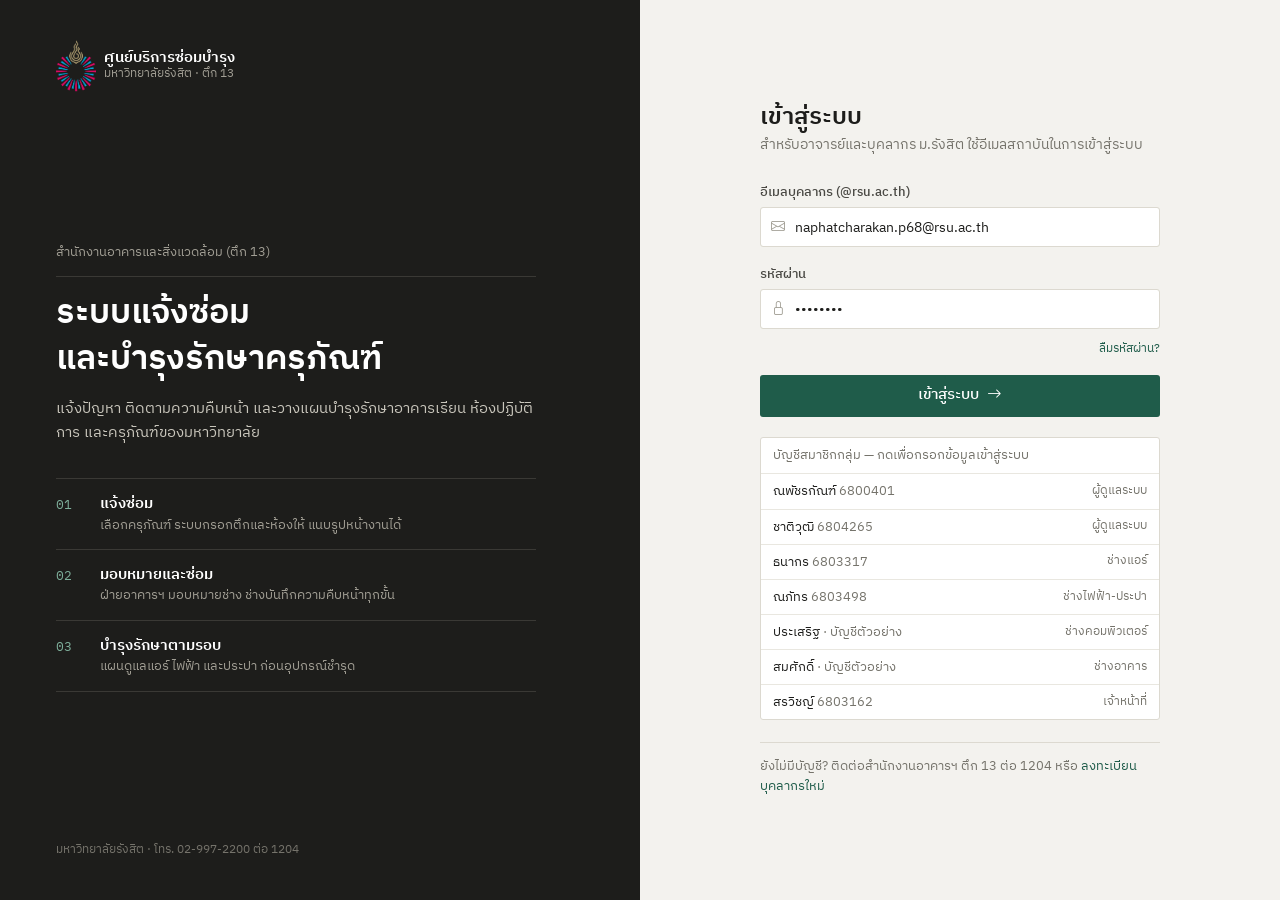
<file: index.html>
<!DOCTYPE html>
<html lang="th">
<head>
  <meta charset="UTF-8">
  <meta name="viewport" content="width=device-width, initial-scale=1.0">
  <title>ภาพรวมงานซ่อม - ระบบแจ้งซ่อม มหาวิทยาลัยรังสิต (RSU Smart Repair)</title>
  <link rel="icon" type="image/png" href="img/rsu-crest.png">
  <!-- Bootstrap 5 CSS -->
  <link href="https://cdn.jsdelivr.net/npm/bootstrap@5.3.3/dist/css/bootstrap.min.css" rel="stylesheet">
  <!-- Bootstrap Icons -->
  <link href="https://cdn.jsdelivr.net/npm/bootstrap-icons@1.11.3/font/bootstrap-icons.min.css" rel="stylesheet">
  <!-- Custom CSS -->
  <link href="css/style.css" rel="stylesheet">
</head>
<body>

  <div class="sidebar-backdrop" id="sidebarBackdrop"></div>

  <div class="app-container">
    <!-- Sidebar -->
    <aside class="app-sidebar" id="appSidebar">
      <div class="sidebar-brand">
        <img class="brand-logo" src="img/rsu-crest.png" alt="ตรามหาวิทยาลัยรังสิต">
        <div>
          <div class="brand-title">ศูนย์บริการซ่อม</div>
          <div class="brand-subtitle">มหาวิทยาลัยรังสิต (RSU)</div>
        </div>
      </div>

      <div class="sidebar-section-title">พื้นที่ปฏิบัติงาน</div>
      <ul class="sidebar-nav">
        <li class="sidebar-nav-item active">
          <a href="index.html">
            <i class="bi bi-grid-fill"></i>
            <span>ภาพรวม</span>
          </a>
        </li>
        <li class="sidebar-nav-item">
          <a href="new-request.html">
            <i class="bi bi-plus-circle"></i>
            <span>แจ้งซ่อมใหม่</span>
          </a>
        </li>
        <li class="sidebar-nav-item">
          <a href="track-repair.html">
            <i class="bi bi-journal-text"></i>
            <span>ติดตามงานซ่อม</span>
          </a>
        </li>
        <li class="sidebar-nav-item">
          <a href="assigned-tasks.html">
            <i class="bi bi-tools"></i>
            <span>งานที่ได้รับมอบหมาย</span>
          </a>
        </li>
      </ul>

      <div class="sidebar-section-title">การจัดการระบบ</div>
      <ul class="sidebar-nav">
        <li class="sidebar-nav-item">
          <a href="assets.html">
            <i class="bi bi-boxes"></i>
            <span>ทะเบียนครุภัณฑ์</span>
          </a>
        </li>
        <li class="sidebar-nav-item">
          <a href="maintenance-plans.html">
            <i class="bi bi-calendar3"></i>
            <span>แผนบำรุงรักษา</span>
          </a>
        </li>
      </ul>

      <!-- Help Widget -->
      <div class="sidebar-help-card">
        <div class="sidebar-help-header">
          <i class="bi bi-headset"></i>
          <span>ต้องการความช่วยเหลือ?</span>
        </div>
        <p>สำนักงานอาคารฯ ตึก 13 ต่อ 1204</p>
        <p class="text-secondary small">· 08:30-16:30 น.</p>
      </div>

      <!-- Logout -->
      <div class="sidebar-logout">
        <a href="login.html">
          <i class="bi bi-box-arrow-left"></i>
          <span>ออกจากระบบ</span>
        </a>
      </div>
    </aside>

    <!-- Main Content Area -->
    <div class="app-main">
      <!-- Topbar Header -->
      <header class="app-topbar">
        <div class="topbar-left">
          <button class="btn btn-sm btn-light d-lg-none me-2" id="mobileMenuToggle" type="button" aria-label="Toggle Navigation">
            <i class="bi bi-list fs-4"></i>
          </button>
          <div class="system-title-badge">
            <i class="bi bi-buildings"></i>
            <span>ระบบแจ้งซ่อม มหาวิทยาลัยรังสิต (RSU)</span>
          </div>
        </div>

        <div class="topbar-right">
          <div class="topbar-date d-none d-md-flex">
            <span id="topbarTodayDate"></span>
          </div>

          <button class="notification-btn" title="การแจ้งเตือน" onclick="showToast('ไม่มีการแจ้งเตือนใหม่', 'info')">
            <i class="bi bi-bell"></i>
          </button>

          <!-- User dropdown menu with role switcher -->
          <div class="dropdown">
            <div class="user-profile-menu dropdown-toggle" id="userProfileDropdown" data-bs-toggle="dropdown" aria-expanded="false">
              <div class="user-avatar-initials" id="topbarUserAvatar">ศพ</div>
              <div class="user-info-text d-none d-sm-block">
                <div class="user-name" id="topbarUserName">-</div>
                <div class="user-role" id="topbarUserRole">เจ้าหน้าที่</div>
              </div>
              <i class="bi bi-chevron-down text-muted small ms-1"></i>
            </div>
            <ul class="dropdown-menu dropdown-menu-end shadow-sm" id="userProfileMenuOptions" aria-labelledby="userProfileDropdown" style="min-width: 250px;">
              <!-- Dynamically populated by app.js -->
            </ul>
          </div>
        </div>
      </header>

      <!-- Page Content -->
      <main class="page-container">
        <!-- Breadcrumb -->
        <nav class="breadcrumb-nav">
          <a href="index.html">หน้าหลัก</a>
          <span>/</span>
          <span class="text-dark">ภาพรวมงานซ่อม</span>
        </nav>

        <!-- Page Header -->
        <div class="page-header">
          <div>
            <h1 class="page-title">ภาพรวมงานซ่อม</h1>
            <p class="page-subtitle">สรุปสถานะและรายการแจ้งซ่อมของหน่วยงาน ทั้งหมดในระบบ</p>
          </div>
          <div>
            <a href="new-request.html" class="btn-primary-custom text-decoration-none">
              <i class="bi bi-plus-lg"></i>
              <span>แจ้งซ่อมใหม่</span>
            </a>
          </div>
        </div>

        <!-- 4 KPI Stat Cards -->
        <div class="stats-grid">
          <!-- Pending -->
          <div class="stat-card">
            <div class="stat-header">
              <span class="stat-title">รอดำเนินการ</span>
            </div>
            <div class="stat-number-wrap">
              <span class="stat-number" id="statPendingCount">0</span>
              <span class="stat-unit">รายการ</span>
            </div>
            <p class="stat-desc">รอรับเรื่องและมอบหมายช่าง</p>
          </div>

          <!-- In Progress -->
          <div class="stat-card">
            <div class="stat-header">
              <span class="stat-title">กำลังดำเนินการ</span>
            </div>
            <div class="stat-number-wrap">
              <span class="stat-number" id="statInProgressCount">0</span>
              <span class="stat-unit">รายการ</span>
            </div>
            <p class="stat-desc">อยู่ระหว่างตรวจสอบและซ่อม</p>
          </div>

          <!-- Completed -->
          <div class="stat-card">
            <div class="stat-header">
              <span class="stat-title">เสร็จสิ้น</span>
            </div>
            <div class="stat-number-wrap">
              <span class="stat-number" id="statCompletedCount">0</span>
              <span class="stat-unit">รายการ</span>
            </div>
            <p class="stat-desc">ปิดงานเรียบร้อยแล้ว</p>
          </div>

          <!-- Urgent -->
          <div class="stat-card">
            <div class="stat-header">
              <span class="stat-title">เร่งด่วน</span>
            </div>
            <div class="stat-number-wrap">
              <span class="stat-number" id="statUrgentCount">0</span>
              <span class="stat-unit">รายการ</span>
            </div>
            <p class="stat-desc">งานเร่งด่วนที่ยังไม่เสร็จ</p>
          </div>
        </div>

        <!-- Main Repair List Card -->
        <div class="content-card">
          <div class="card-header-custom">
            <div class="card-title-wrap">
              <h2 class="card-header-title">รายการแจ้งซ่อมล่าสุด</h2>
              <span class="card-count-badge" id="tableTotalCountBadge">0 รายการ</span>
            </div>
            <a href="javascript:void(0)" onclick="resetFilters()" class="text-primary small text-decoration-none fw-medium">
              ดูรายการทั้งหมด →
            </a>
          </div>

          <!-- Filter Toolbar -->
          <div class="table-toolbar">
            <div class="search-input-wrap">
              <i class="bi bi-search"></i>
              <input type="text" id="dashboardSearchInput" placeholder="ค้นหาเลขที่ใบแจ้งซ่อม หรือครุภัณฑ์" onkeyup="filterRepairsTable()">
            </div>

            <div class="filter-group">
              <select class="filter-select" id="filterStatus" onchange="filterRepairsTable()">
                <option value="">สถานะทั้งหมด</option>
                <option value="รอดำเนินการ">รอดำเนินการ</option>
                <option value="กำลังดำเนินการ">กำลังดำเนินการ</option>
                <option value="เสร็จสิ้น">เสร็จสิ้น</option>
              </select>

              <select class="filter-select" id="filterPriority" onchange="filterRepairsTable()">
                <option value="">ความสำคัญทั้งหมด</option>
                <option value="เร่งด่วน">เร่งด่วน</option>
                <option value="ปกติ">ปกติ</option>
                <option value="ต่ำ">ต่ำ</option>
              </select>

              <button class="btn-secondary-custom" type="button" onclick="exportDashboard()">
                <i class="bi bi-download"></i>
                <span class="d-none d-sm-inline">ส่งออกข้อมูล</span>
              </button>
            </div>
          </div>

          <!-- Custom Responsive Table -->
          <div class="custom-table-container">
            <table class="custom-table">
              <thead>
                <tr>
                  <th>เลขที่ใบแจ้งซ่อม</th>
                  <th>รายการ / อาการ</th>
                  <th>สถานที่</th>
                  <th>ความสำคัญ</th>
                  <th>สถานะ</th>
                  <th>ผู้รับผิดชอบ</th>
                  <th>วันที่แจ้ง</th>
                  <th class="text-center" data-roles="ผู้ดูแลระบบ">จัดการ</th>
                </tr>
              </thead>
              <tbody id="dashboardRepairsTbody">
                <!-- Populated dynamically by JS matching GUI-2 -->
              </tbody>
            </table>
          </div>

          <!-- Table Pagination Footer -->
          <div class="table-pagination-footer">
            <div class="pagination-info" id="paginationInfo">
            </div>
            <div class="pagination-controls"></div>
          </div>
        </div>

        <!-- Footer -->
        <div class="app-footer">
          <div>มหาวิทยาลัยรังสิต · สำนักงานอาคารและสิ่งแวดล้อม (ตึก 13)</div>
          <div>โทร. 02-997-2200 ต่อ 1204</div>
        </div>
      </main>
    </div>
  </div>

  <!-- Mobile Bottom Navigation Bar (Matches GUI-8) -->
  <nav class="mobile-bottom-nav">
    <a href="index.html" class="mobile-nav-item active">
      <i class="bi bi-grid-fill"></i>
      <span>ภาพรวม</span>
    </a>
    <a href="new-request.html" class="mobile-nav-item">
      <i class="bi bi-plus-circle"></i>
      <span>แจ้งซ่อม</span>
    </a>
    <a href="track-repair.html" class="mobile-nav-item">
      <i class="bi bi-journal-text"></i>
      <span>ติดตามงาน</span>
    </a>
    <a href="assigned-tasks.html" class="mobile-nav-item">
      <i class="bi bi-tools"></i>
      <span>งานของฉัน</span>
    </a>
  </nav>

  <!-- Scripts -->
  <!-- Assign Technician Modal (admin) -->
  <div class="modal fade" id="assignTechModal" tabindex="-1" aria-hidden="true">
    <div class="modal-dialog modal-dialog-centered">
      <div class="modal-content">
        <div class="modal-header">
          <h5 class="modal-title fs-6 fw-bold">มอบหมายช่างผู้รับผิดชอบ</h5>
          <button type="button" class="btn-close" data-bs-dismiss="modal" aria-label="Close"></button>
        </div>
        <form id="assignTechForm" onsubmit="handleAssignSubmit(event)">
          <div class="modal-body p-4">
            <div class="mb-1 small text-muted" id="assignTicketInfo"></div>
            <div class="mb-3 small">ประเภทงาน: <strong id="assignCategory">-</strong></div>
            <label class="form-label-custom">ช่างเทคนิค <span class="text-danger">*</span></label>
            <select class="form-select-custom" id="assignTechSelect" required></select>
            <div class="form-text" id="assignTechHint">แสดงเฉพาะช่างที่รับงานประเภทนี้ได้</div>
          </div>
          <div class="modal-footer">
            <button type="button" class="btn btn-sm btn-light" data-bs-dismiss="modal">ยกเลิก</button>
            <button type="submit" class="btn btn-sm btn-primary">บันทึกการมอบหมาย</button>
          </div>
        </form>
      </div>
    </div>
  </div>

  <script src="https://cdn.jsdelivr.net/npm/bootstrap@5.3.3/dist/js/bootstrap.bundle.min.js"></script>
  <script src="js/data.js"></script>
  <script src="js/app.js"></script>
  <script>
    const DASHBOARD_PAGE_SIZE = 6;
    let dashboardPage = 1;
    let assignTicketNo = null;

    document.addEventListener('DOMContentLoaded', () => {
      renderDashboardTable();
    });

    function getPriorityBadge(priority) {
      if (priority === 'เร่งด่วน') {
        return `<span class="status-badge status-urgent">เร่งด่วน</span>`;
      } else if (priority === 'ต่ำ') {
        return `<span class="status-badge status-low">ต่ำ</span>`;
      }
      return `<span class="status-badge status-normal">ปกติ</span>`;
    }

    function getStatusBadge(status) {
      if (status === 'กำลังดำเนินการ') {
        return `<span class="status-badge status-in-progress">กำลังดำเนินการ</span>`;
      } else if (status === 'รอดำเนินการ') {
        return `<span class="status-badge status-pending">รอดำเนินการ</span>`;
      } else if (status === 'เสร็จสิ้น') {
        return `<span class="status-badge status-completed">เสร็จสิ้น</span>`;
      }
      return `<span class="status-badge">${escapeHtml(status)}</span>`;
    }

    function getTechName(item, users) {
      const tech = item.technician_id ? users.find(u => u.user_id === item.technician_id) : null;
      return tech ? tech.full_name : 'รอมอบหมาย';
    }

    function getFilteredRepairs() {
      const repairs = DB.getRepairs();
      const search = document.getElementById('dashboardSearchInput').value.toLowerCase().trim();
      const filterStatus = document.getElementById('filterStatus').value;
      const filterPriority = document.getElementById('filterPriority').value;

      return repairs.filter(r => {
        const matchesSearch = !search ||
          r.ticket_no.toLowerCase().includes(search) ||
          (r.problem_title || '').toLowerCase().includes(search) ||
          (r.location_text || '').toLowerCase().includes(search);
        const matchesStatus = !filterStatus || r.status === filterStatus;
        const matchesPriority = !filterPriority || r.priority === filterPriority;
        return matchesSearch && matchesStatus && matchesPriority;
      });
    }

    function renderDashboardTable() {
      const repairs = DB.getRepairs();
      const users = DB.getUsers();
      const isAdmin = DB.hasRole(ROLE_ADMIN);
      const tbody = document.getElementById('dashboardRepairsTbody');

      // Counters from the actual data
      document.getElementById('statPendingCount').textContent = repairs.filter(r => r.status === 'รอดำเนินการ').length;
      document.getElementById('statInProgressCount').textContent = repairs.filter(r => r.status === 'กำลังดำเนินการ').length;
      document.getElementById('statCompletedCount').textContent = repairs.filter(r => r.status === 'เสร็จสิ้น').length;
      document.getElementById('statUrgentCount').textContent = repairs.filter(r => r.priority === 'เร่งด่วน' && r.status !== 'เสร็จสิ้น').length;
      document.getElementById('tableTotalCountBadge').textContent = `${repairs.length} รายการ`;

      const filtered = getFilteredRepairs();
      const colCount = isAdmin ? 8 : 7;

      if (filtered.length === 0) {
        tbody.innerHTML = `<tr><td colspan="${colCount}" class="text-center py-4 text-muted">ไม่พบข้อมูลใบแจ้งซ่อมที่ตรงกับเงื่อนไข</td></tr>`;
        renderPager('paginationInfo', 0, 1, DASHBOARD_PAGE_SIZE, 'รายการ', goToDashboardPage);
        return;
      }

      const { page, items } = paginate(filtered, dashboardPage, DASHBOARD_PAGE_SIZE);
      dashboardPage = page;

      tbody.innerHTML = items.map(item => {
        const techName = getTechName(item, users);
        let actionCell = '';
        if (isAdmin) {
          actionCell = item.status === 'เสร็จสิ้น'
            ? `<td class="text-center text-muted small">-</td>`
            : `<td class="text-center"><button type="button" class="btn btn-sm btn-outline-primary py-0 px-2" data-ticket="${escapeHtml(item.ticket_no)}" onclick="openAssignModal(this.dataset.ticket)">${item.technician_id ? 'เปลี่ยนช่าง' : 'มอบหมาย'}</button></td>`;
        }

        return `
          <tr>
            <td>
              <a href="track-repair.html?ticket=${encodeURIComponent(item.ticket_no)}" class="fw-semibold text-primary font-numeric text-decoration-none">
                ${escapeHtml(item.ticket_no)}
              </a>
            </td>
            <td class="fw-medium text-dark">${escapeHtml(item.problem_title)}</td>
            <td class="text-secondary">${escapeHtml(item.location_text)}</td>
            <td>${getPriorityBadge(item.priority)}</td>
            <td>${getStatusBadge(item.status)}${DB.isRepairOverdue(item) ? '<span class="overdue-tag">เกินกำหนด</span>' : ''}</td>
            <td class="${techName === 'รอมอบหมาย' ? 'text-muted' : 'text-dark fw-medium'}">${escapeHtml(techName)}</td>
            <td class="text-muted font-numeric">${escapeHtml(item.request_date)}</td>
            ${actionCell}
          </tr>
        `;
      }).join('');

      renderPager('paginationInfo', filtered.length, dashboardPage, DASHBOARD_PAGE_SIZE, 'รายการ', goToDashboardPage);
    }

    function goToDashboardPage(page) {
      dashboardPage = page;
      renderDashboardTable();
    }

    function filterRepairsTable() {
      dashboardPage = 1;
      renderDashboardTable();
    }

    function resetFilters() {
      document.getElementById('dashboardSearchInput').value = '';
      document.getElementById('filterStatus').value = '';
      document.getElementById('filterPriority').value = '';
      dashboardPage = 1;
      renderDashboardTable();
    }

    function openAssignModal(ticketNo) {
      const repair = DB.getRepairByTicket(ticketNo);
      if (!repair) return;
      assignTicketNo = ticketNo;
      document.getElementById('assignTicketInfo').textContent = `${repair.ticket_no} · ${repair.problem_title} · ${repair.location_text}`;

      // Only technicians qualified for the equipment's category can be chosen
      const equipment = DB.getEquipmentById(repair.equipment_id);
      const categoryId = equipment ? equipment.category_id : null;
      const qualified = categoryId ? DB.getQualifiedTechnicians(categoryId) : [];
      document.getElementById('assignCategory').textContent = categoryId ? DB.getCategoryName(categoryId) : '-';
      const select = document.getElementById('assignTechSelect');
      select.innerHTML = qualified.length === 0
        ? `<option value="" disabled selected>ไม่มีช่างที่รับงานประเภทนี้</option>`
        : qualified.map(t => `
          <option value="${t.user_id}" ${t.user_id === repair.technician_id ? 'selected' : ''}>
            ${escapeHtml(t.full_name)}${t.title_role ? ` · ${escapeHtml(t.title_role)}` : ''}
          </option>
        `).join('');
      select.disabled = qualified.length === 0;
      new bootstrap.Modal(document.getElementById('assignTechModal')).show();
    }

    function handleAssignSubmit(e) {
      e.preventDefault();
      if (!DB.hasRole(ROLE_ADMIN)) {
        showToast('เฉพาะผู้ดูแลระบบเท่านั้นที่มอบหมายงานได้', 'danger');
        return;
      }
      const techId = Number(document.getElementById('assignTechSelect').value);
      const updated = DB.assignTechnician(assignTicketNo, techId, DB.getCurrentUser().full_name);
      bootstrap.Modal.getInstance(document.getElementById('assignTechModal')).hide();
      if (updated) {
        showToast(`มอบหมาย ${updated.ticket_no} ให้ ${DB.getUserById(techId).full_name} แล้ว · ส่งแจ้งเตือนถึงช่างแล้ว`, 'success');
      } else {
        showToast('มอบหมายไม่ได้: ช่างคนนี้ไม่ได้รับงานประเภทนี้ หรืองานปิดไปแล้ว', 'danger');
      }
      renderDashboardTable();
    }

    function exportDashboard() {
      const users = DB.getUsers();
      const rows = getFilteredRepairs().map(r => [
        r.ticket_no, r.problem_title, r.location_detail || r.location_text, r.priority, r.status, getTechName(r, users), r.request_date
      ]);
      exportCSV('repair-requests.csv', ['เลขที่ใบแจ้งซ่อม', 'รายการ / อาการ', 'สถานที่', 'ความสำคัญ', 'สถานะ', 'ผู้รับผิดชอบ', 'วันที่แจ้ง'], rows);
    }
  </script>
</body>
</html>
</file>
<file: css/style.css>
/* ==========================================================================
   ระบบแจ้งซ่อมและบำรุงรักษา มหาวิทยาลัยรังสิต (RSU Repair & Maintenance System)
   สำนักงานอาคารและสิ่งแวดล้อม (ตึก 13) - มหาวิทยาลัยรังสิต (Rangsit University)
   Main Stylesheet - "work order" look: paper background, hairline rules,
   one dark green accent, monospaced codes and figures
   ========================================================================== */

@import url('https://fonts.googleapis.com/css2?family=IBM+Plex+Sans+Thai:wght@400;500;600;700&family=IBM+Plex+Mono:wght@400;500;600&display=swap');

:root {
  /* Ink & paper */
  --ink: #1d1d1b;
  --text-main: #1d1d1b;
  --text-secondary: #4a4944;
  --text-muted: #75736b;
  --text-faint: #a19e94;

  --body-bg: #f3f2ee;
  --card-bg: #ffffff;
  --surface-alt: #faf9f6;
  --border-color: #dcd9d0;
  --border-subtle: #e9e7e0;
  --border-strong: #b9b5aa;

  /* Accent */
  --primary: #1f5c4a;
  --primary-hover: #17483a;
  --primary-subtle: #e9f0ec;
  --primary-border: #b7cdc2;

  /* Status (used on text and small markers only) */
  --success: #2f6b3a;
  --success-subtle: #ecf3ec;
  --warning: #9a5b00;
  --warning-subtle: #faf3e3;
  --danger: #b3261e;
  --danger-subtle: #fbeceb;
  --info: #1d4f91;
  --info-subtle: #eaf0f8;

  --font-sans: 'IBM Plex Sans Thai', -apple-system, "Segoe UI", sans-serif;
  --font-mono: 'IBM Plex Mono', 'IBM Plex Sans Thai', ui-monospace, monospace;

  --sidebar-width: 240px;
  --topbar-height: 56px;
  --radius-sm: 2px;
  --radius-md: 3px;
  --radius-lg: 4px;
  --radius-xl: 4px;

  /* Bootstrap overrides so utility classes match the theme */
  --bs-body-font-family: var(--font-sans);
  --bs-body-color: var(--text-main);
  --bs-body-bg: var(--body-bg);
  --bs-primary: #1f5c4a;
  --bs-primary-rgb: 31, 92, 74;
  --bs-secondary-color: var(--text-muted);
  --bs-link-color: #1f5c4a;
  --bs-link-color-rgb: 31, 92, 74;
  --bs-link-hover-color: #17483a;
  --bs-link-hover-color-rgb: 23, 72, 58;
  --bs-border-color: var(--border-color);
  --bs-border-radius: 3px;
  --bs-border-radius-sm: 2px;
  --bs-border-radius-lg: 4px;
  --bs-success-rgb: 47, 107, 58;
  --bs-danger-rgb: 179, 38, 30;
  --bs-secondary-rgb: 117, 115, 107;
  --bs-dark-rgb: 29, 29, 27;
  --bs-light-rgb: 250, 249, 246;
  --bs-secondary-bg-subtle: #efede7;
  --bs-secondary-text-emphasis: #4a4944;
}

* {
  box-sizing: border-box;
}

body {
  font-family: var(--font-sans);
  background-color: var(--body-bg);
  color: var(--text-main);
  margin: 0;
  padding: 0;
  font-size: 14px;
  line-height: 1.55;
  -webkit-font-smoothing: antialiased;
}

/* Figures and dates: aligned digits in the text face */
.font-numeric {
  font-variant-numeric: tabular-nums;
}
/* Codes (ticket / asset numbers): monospaced */
.font-code, .badge-code, .id-badge,
.custom-table a.font-numeric,
.custom-table .font-numeric.text-primary {
  font-family: var(--font-mono);
  letter-spacing: -0.01em;
  white-space: nowrap;
}

a {
  color: var(--primary);
  text-decoration: none;
}
a:hover {
  color: var(--primary-hover);
  text-decoration: underline;
  text-underline-offset: 2px;
}

h1, h2, h3, h4, h5, h6 {
  font-family: var(--font-sans);
  letter-spacing: 0;
}

/* --------------------------------------------------------------------------
   App Shell
   -------------------------------------------------------------------------- */
.app-container {
  display: flex;
  min-height: 100vh;
  width: 100%;
}

/* Sidebar */
.app-sidebar {
  width: var(--sidebar-width);
  background-color: #ecebe5;
  border-right: 1px solid var(--border-color);
  display: flex;
  flex-direction: column;
  position: fixed;
  top: 0;
  bottom: 0;
  left: 0;
  z-index: 1020;
  overflow-y: auto;
  transition: transform 0.25s ease;
}

.sidebar-brand {
  height: var(--topbar-height);
  padding: 0 18px;
  display: flex;
  align-items: center;
  gap: 10px;
  border-bottom: 1px solid var(--border-color);
}

.brand-logo {
  height: 40px;
  width: auto;
  flex-shrink: 0;
  display: block;
}

.brand-title {
  font-weight: 600;
  font-size: 14.5px;
  color: var(--text-main);
  line-height: 1.2;
}

.brand-subtitle {
  font-size: 11.5px;
  color: var(--text-muted);
  line-height: 1.3;
}

.sidebar-section-title {
  font-size: 11.5px;
  font-weight: 500;
  color: var(--text-faint);
  padding: 20px 18px 6px 18px;
}

.sidebar-nav {
  list-style: none;
  padding: 0;
  margin: 0;
  display: flex;
  flex-direction: column;
}

.sidebar-nav-item a {
  display: flex;
  align-items: center;
  gap: 10px;
  padding: 8px 18px 8px 15px;
  border-left: 3px solid transparent;
  color: var(--text-secondary);
  font-weight: 400;
  font-size: 14px;
}

.sidebar-nav-item a i {
  font-size: 15px;
  color: var(--text-faint);
}

.sidebar-nav-item a:hover {
  background-color: #e3e1d9;
  color: var(--text-main);
  text-decoration: none;
}
.sidebar-nav-item a:hover i {
  color: var(--text-secondary);
}

.sidebar-nav-item.active a {
  background-color: var(--card-bg);
  border-left-color: var(--primary);
  color: var(--text-main);
  font-weight: 600;
}
.sidebar-nav-item.active a i {
  color: var(--primary);
}

/* Sidebar Help Box */
.sidebar-help-card {
  margin: auto 18px 16px 18px;
  padding: 12px 0 0 0;
  border-top: 1px solid var(--border-color);
}
.sidebar-help-header {
  display: flex;
  align-items: center;
  gap: 6px;
  font-weight: 600;
  font-size: 12.5px;
  color: var(--text-main);
  margin-bottom: 2px;
}
.sidebar-help-header i {
  color: var(--text-muted);
  font-size: 13px;
}
.sidebar-help-card p {
  margin: 0;
  font-size: 12px;
  color: var(--text-muted);
  line-height: 1.45;
}

/* Sidebar Logout */
.sidebar-logout {
  padding: 8px 0;
  border-top: 1px solid var(--border-color);
}
.sidebar-logout a {
  display: flex;
  align-items: center;
  gap: 10px;
  padding: 8px 18px;
  color: var(--text-muted);
  font-size: 13.5px;
}
.sidebar-logout a:hover {
  color: var(--danger);
  text-decoration: none;
}

/* Main Content Area */
.app-main {
  margin-left: var(--sidebar-width);
  flex: 1;
  display: flex;
  flex-direction: column;
  min-width: 0;
  padding-bottom: 70px; /* space for mobile bar */
}

@media (min-width: 992px) {
  .app-main {
    padding-bottom: 24px;
  }
}

/* Topbar Header */
.app-topbar {
  height: var(--topbar-height);
  background-color: var(--body-bg);
  border-bottom: 1px solid var(--border-color);
  display: flex;
  align-items: center;
  justify-content: space-between;
  padding: 0 28px;
  position: sticky;
  top: 0;
  z-index: 1000;
}

.topbar-left {
  display: flex;
  align-items: center;
  gap: 12px;
}

.system-title-badge {
  display: inline-flex;
  align-items: center;
  gap: 8px;
  font-size: 13.5px;
  color: var(--text-muted);
}
.system-title-badge i {
  color: var(--text-faint);
}

.topbar-right {
  display: flex;
  align-items: center;
  gap: 18px;
}

.topbar-date {
  font-variant-numeric: tabular-nums;
  font-size: 13px;
  color: var(--text-muted);
  display: flex;
  align-items: center;
  gap: 6px;
}

.notification-btn {
  position: relative;
  background: none;
  border: none;
  font-size: 17px;
  color: var(--text-muted);
  cursor: pointer;
  padding: 4px;
  display: flex;
  align-items: center;
  justify-content: center;
}
.notification-btn:hover {
  color: var(--text-main);
}
/* Unread count on the bell */
.notification-count {
  position: absolute;
  top: -2px;
  right: -6px;
  min-width: 16px;
  height: 16px;
  padding: 0 4px;
  display: none;
  align-items: center;
  justify-content: center;
  background-color: var(--danger);
  color: #fff;
  border-radius: 8px;
  font-family: var(--font-mono);
  font-size: 10px;
  font-weight: 600;
  line-height: 1;
}
.notification-menu {
  width: 360px;
  max-width: calc(100vw - 24px);
  padding: 0;
}
.notification-header {
  display: flex;
  align-items: center;
  justify-content: space-between;
  padding: 10px 14px;
  border-bottom: 1px solid var(--border-color);
  font-weight: 600;
  font-size: 13.5px;
}
.notification-header a {
  font-weight: 400;
  font-size: 12.5px;
}
.notification-list {
  max-height: 420px;
  overflow-y: auto;
}
.notification-item {
  display: block;
  padding: 10px 14px 10px 16px;
  border-bottom: 1px solid var(--border-subtle);
  border-left: 3px solid transparent;
  color: var(--text-secondary);
}
.notification-item:last-child {
  border-bottom: none;
}
.notification-item:hover {
  background-color: var(--surface-alt);
  color: var(--text-secondary);
  text-decoration: none;
}
.notification-item.unread {
  background-color: #fbfaf6;
}
.notification-item.unread.assigned { border-left-color: var(--primary); }
.notification-item.unread.overdue { border-left-color: var(--danger); }
.notification-title {
  font-size: 13px;
  font-weight: 500;
  color: var(--text-main);
}
.notification-item.unread .notification-title {
  font-weight: 600;
}
.notification-item.overdue .notification-title {
  color: var(--danger);
}
.notification-message {
  font-size: 12.5px;
  line-height: 1.45;
  margin-top: 1px;
}
.notification-time {
  font-size: 11.5px;
  color: var(--text-faint);
  margin-top: 3px;
}
.notification-empty {
  padding: 24px 14px;
  text-align: center;
  color: var(--text-muted);
  font-size: 13px;
}

/* "Overdue" tag next to a status in tables / banners */
.overdue-tag {
  display: inline-block;
  margin-left: 8px;
  padding: 0 5px;
  border: 1px solid var(--danger);
  border-radius: var(--radius-sm);
  color: var(--danger);
  font-size: 11.5px;
  font-weight: 500;
  line-height: 1.5;
  white-space: nowrap;
  vertical-align: middle;
}

/* Specialty line under a technician name */
.specialty-text {
  font-size: 12px;
  color: var(--text-muted);
}

.user-profile-menu {
  display: flex;
  align-items: center;
  gap: 10px;
  cursor: pointer;
  padding: 4px 6px;
  border-radius: var(--radius-md);
}
.user-profile-menu:hover {
  background-color: #e8e6df;
}
/* the menu already has its own chevron icon */
.user-profile-menu.dropdown-toggle::after {
  display: none;
}
@media (max-width: 575px) {
  .system-title-badge {
    display: none;
  }
}

.user-avatar-initials {
  width: 32px;
  height: 32px;
  background-color: var(--card-bg);
  color: var(--text-main);
  border: 1px solid var(--border-strong);
  border-radius: var(--radius-md);
  display: flex;
  align-items: center;
  justify-content: center;
  font-weight: 600;
  font-size: 12.5px;
  flex-shrink: 0;
}

.user-info-text {
  text-align: left;
  line-height: 1.25;
}
.user-name {
  font-weight: 600;
  font-size: 13.5px;
  color: var(--text-main);
}
.user-role {
  font-size: 11.5px;
  color: var(--text-muted);
}

/* Dropdowns & modals */
.dropdown-menu {
  border: 1px solid var(--border-color);
  border-radius: var(--radius-md);
  box-shadow: 0 6px 16px rgba(29, 29, 27, 0.08);
  padding: 4px 0;
  font-size: 13.5px;
}
.dropdown-item:hover, .dropdown-item:focus {
  background-color: var(--surface-alt);
}
.modal-content {
  border: 1px solid var(--border-color);
  border-radius: var(--radius-lg);
  box-shadow: 0 12px 32px rgba(29, 29, 27, 0.14);
}
.modal-header, .modal-footer {
  border-color: var(--border-subtle);
}
.modal-header {
  padding: 14px 20px;
}
.modal-title {
  font-weight: 600;
}

/* Bootstrap buttons used in modals / small actions */
.btn {
  border-radius: var(--radius-md);
  font-weight: 500;
}
.btn-primary {
  --bs-btn-bg: var(--primary);
  --bs-btn-border-color: var(--primary);
  --bs-btn-hover-bg: var(--primary-hover);
  --bs-btn-hover-border-color: var(--primary-hover);
  --bs-btn-active-bg: var(--primary-hover);
  --bs-btn-active-border-color: var(--primary-hover);
  --bs-btn-disabled-bg: var(--primary);
  --bs-btn-disabled-border-color: var(--primary);
}
.btn-outline-primary {
  --bs-btn-color: var(--primary);
  --bs-btn-border-color: var(--primary-border);
  --bs-btn-hover-color: #fff;
  --bs-btn-hover-bg: var(--primary);
  --bs-btn-hover-border-color: var(--primary);
  --bs-btn-active-bg: var(--primary-hover);
  --bs-btn-active-border-color: var(--primary-hover);
}
.btn-light {
  --bs-btn-bg: transparent;
  --bs-btn-border-color: transparent;
  --bs-btn-hover-bg: #ecebe5;
  --bs-btn-hover-border-color: transparent;
}
.form-select, .form-control {
  border-color: var(--border-color);
  border-radius: var(--radius-md);
}
.form-select:focus, .form-control:focus {
  border-color: var(--primary);
  box-shadow: 0 0 0 2px var(--primary-subtle);
}
.shadow-sm {
  box-shadow: 0 6px 16px rgba(29, 29, 27, 0.08) !important;
}

/* --------------------------------------------------------------------------
   Page scaffolding
   -------------------------------------------------------------------------- */
.page-container {
  padding: 22px 28px;
  max-width: 1360px;
  margin: 0 auto;
  width: 100%;
}

/* Breadcrumbs */
.breadcrumb-nav {
  font-size: 12.5px;
  color: var(--text-faint);
  margin-bottom: 4px;
  display: flex;
  align-items: center;
  gap: 6px;
}
.breadcrumb-nav a {
  color: var(--text-muted);
}
.breadcrumb-nav a:hover {
  color: var(--text-main);
}

/* Page Header */
.page-header {
  display: flex;
  align-items: flex-end;
  justify-content: space-between;
  margin-bottom: 20px;
  padding-bottom: 14px;
  border-bottom: 1px solid var(--border-color);
  gap: 16px;
  flex-wrap: wrap;
}
.page-title {
  font-size: 22px;
  font-weight: 600;
  color: var(--text-main);
  margin: 0 0 2px 0;
}
.page-subtitle {
  font-size: 13.5px;
  color: var(--text-muted);
  margin: 0;
}

/* Buttons */
.btn-primary-custom {
  background-color: var(--primary);
  border: 1px solid var(--primary);
  color: #fff;
  font-weight: 500;
  padding: 7px 14px;
  border-radius: var(--radius-md);
  display: inline-flex;
  align-items: center;
  gap: 7px;
  font-size: 13.5px;
  line-height: 1.4;
  cursor: pointer;
}
.btn-primary-custom:hover {
  background-color: var(--primary-hover);
  border-color: var(--primary-hover);
  color: #fff;
  text-decoration: none;
}
.btn-primary-custom:disabled {
  opacity: 0.5;
  cursor: not-allowed;
}

.btn-secondary-custom {
  background-color: var(--card-bg);
  border: 1px solid var(--border-color);
  color: var(--text-main);
  font-weight: 500;
  padding: 7px 13px;
  border-radius: var(--radius-md);
  display: inline-flex;
  align-items: center;
  gap: 7px;
  font-size: 13.5px;
  line-height: 1.4;
  cursor: pointer;
}
.btn-secondary-custom:hover {
  border-color: var(--border-strong);
  background-color: var(--surface-alt);
  color: var(--text-main);
  text-decoration: none;
}
.btn-secondary-custom:disabled {
  opacity: 0.5;
  cursor: not-allowed;
}

/* --------------------------------------------------------------------------
   Dashboard figures: one ruled strip instead of floating cards
   -------------------------------------------------------------------------- */
.stats-grid {
  display: grid;
  grid-template-columns: repeat(4, 1fr);
  background-color: var(--card-bg);
  border: 1px solid var(--border-color);
  border-radius: var(--radius-lg);
  margin-bottom: 20px;
}

.stat-card {
  padding: 14px 20px 16px 20px;
  display: flex;
  flex-direction: column;
  border-left: 1px solid var(--border-subtle);
}
.stat-card:first-child {
  border-left: none;
}

.stat-header {
  display: flex;
  align-items: center;
  gap: 7px;
  margin-bottom: 8px;
}
.stat-title {
  font-size: 13px;
  font-weight: 500;
  color: var(--text-secondary);
}
.stat-icon-wrap {
  display: none;
}
/* small square marker before the title, coloured by figure type */
.stat-header::before {
  content: "";
  width: 8px;
  height: 8px;
  border-radius: 1px;
  background-color: var(--text-faint);
  order: -1;
}
.stat-card:nth-child(1) .stat-header::before { background-color: var(--warning); }
.stat-card:nth-child(2) .stat-header::before { background-color: var(--info); }
.stat-card:nth-child(3) .stat-header::before { background-color: var(--success); }
.stat-card:nth-child(4) .stat-header::before { background-color: var(--danger); }

.stat-number-wrap {
  display: flex;
  align-items: baseline;
  gap: 6px;
  margin-bottom: 2px;
}
.stat-number {
  font-family: var(--font-mono);
  font-size: 30px;
  font-weight: 500;
  color: var(--text-main);
  line-height: 1.1;
}
.stat-unit {
  font-size: 12.5px;
  color: var(--text-muted);
}
.stat-desc {
  font-size: 12px;
  color: var(--text-faint);
  margin: 0;
}

@media (max-width: 767px) {
  .stats-grid {
    grid-template-columns: repeat(2, 1fr);
  }
  .stat-card:nth-child(3) {
    border-left: none;
  }
  .stat-card:nth-child(n+3) {
    border-top: 1px solid var(--border-subtle);
  }
}

/* --------------------------------------------------------------------------
   Content cards, toolbars, tables
   -------------------------------------------------------------------------- */
.content-card {
  background-color: var(--card-bg);
  border: 1px solid var(--border-color);
  border-radius: var(--radius-lg);
  overflow: hidden;
  margin-bottom: 20px;
}

.card-header-custom {
  padding: 13px 18px;
  display: flex;
  align-items: center;
  justify-content: space-between;
  border-bottom: 1px solid var(--border-color);
  flex-wrap: wrap;
  gap: 10px;
}

.card-title-wrap {
  display: flex;
  align-items: baseline;
  gap: 10px;
}
.card-header-title {
  font-size: 15px;
  font-weight: 600;
  color: var(--text-main);
  margin: 0;
}
.card-count-badge {
  font-family: var(--font-mono);
  font-size: 12px;
  color: var(--text-muted);
  border: 1px solid var(--border-color);
  border-radius: var(--radius-sm);
  padding: 0 6px;
}

/* Table Toolbar Filters */
.table-toolbar {
  padding: 10px 18px;
  display: flex;
  align-items: center;
  justify-content: space-between;
  border-bottom: 1px solid var(--border-color);
  background-color: var(--surface-alt);
  flex-wrap: wrap;
  gap: 10px;
}

.search-input-wrap {
  position: relative;
  min-width: 240px;
  flex: 1;
  max-width: 360px;
}
.search-input-wrap i {
  position: absolute;
  left: 10px;
  top: 50%;
  transform: translateY(-50%);
  color: var(--text-faint);
  font-size: 13px;
}
.search-input-wrap input {
  width: 100%;
  padding: 6px 12px 6px 31px;
  border: 1px solid var(--border-color);
  border-radius: var(--radius-md);
  font-size: 13.5px;
  outline: none;
  background-color: var(--card-bg);
}
.search-input-wrap input:focus {
  border-color: var(--primary);
  box-shadow: 0 0 0 2px var(--primary-subtle);
}

.filter-group {
  display: flex;
  align-items: center;
  gap: 8px;
  flex-wrap: wrap;
}

.filter-select {
  padding: 6px 28px 6px 10px;
  border: 1px solid var(--border-color);
  border-radius: var(--radius-md);
  font-size: 13.5px;
  color: var(--text-main);
  background-color: var(--card-bg);
  cursor: pointer;
  outline: none;
  appearance: none;
  background-image: url("data:image/svg+xml,%3Csvg xmlns='http://www.w3.org/2000/svg' width='10' height='6' viewBox='0 0 10 6'%3E%3Cpath d='M1 1l4 4 4-4' fill='none' stroke='%2375736b' stroke-width='1.4'/%3E%3C/svg%3E");
  background-repeat: no-repeat;
  background-position: right 10px center;
  background-size: 10px 6px;
}
.filter-select:focus {
  border-color: var(--primary);
}

/* Table */
.custom-table-container {
  overflow-x: auto;
}
.custom-table {
  width: 100%;
  border-collapse: collapse;
  text-align: left;
}
.custom-table th {
  background-color: var(--card-bg);
  color: var(--text-muted);
  font-size: 12.5px;
  font-weight: 500;
  padding: 9px 16px;
  border-bottom: 1px solid var(--border-strong);
  white-space: nowrap;
}
.custom-table td {
  padding: 10px 16px;
  font-size: 13.5px;
  color: var(--text-main);
  border-bottom: 1px solid var(--border-subtle);
  vertical-align: middle;
}
.custom-table tbody tr:hover {
  background-color: var(--surface-alt);
}
.custom-table tbody tr:last-child td {
  border-bottom: none;
}
/* Codes, dates and action buttons never wrap mid-value */
.custom-table td .font-numeric,
.custom-table td.font-numeric,
.custom-table td .btn {
  white-space: nowrap;
}
/* Ticket / asset codes in tables read as codes, not as blue links */
.custom-table .font-numeric.text-primary {
  color: var(--text-main) !important;
  font-weight: 500 !important;
}
.custom-table a.font-numeric {
  color: var(--text-main) !important;
  font-weight: 500 !important;
  text-decoration: underline;
  text-decoration-color: var(--border-strong);
  text-underline-offset: 3px;
}
.custom-table a.font-numeric:hover {
  text-decoration-color: var(--primary);
  color: var(--primary) !important;
}

/* Status labels: coloured text with a small square, no pill */
.status-badge {
  display: inline-flex;
  align-items: center;
  gap: 7px;
  padding: 0;
  font-size: 13px;
  font-weight: 500;
  white-space: nowrap;
  color: var(--text-secondary);
  background: none;
}
.status-badge::before {
  content: "";
  display: inline-block;
  width: 7px;
  height: 7px;
  border-radius: 1px;
  background-color: var(--text-faint);
  flex-shrink: 0;
}

.status-in-progress { color: var(--info); }
.status-in-progress::before { background-color: var(--info); }

.status-pending { color: var(--warning); }
.status-pending::before { background-color: var(--warning); }

.status-completed { color: var(--success); }
.status-completed::before { background-color: var(--success); }

.status-urgent { color: var(--danger); font-weight: 600; }
.status-urgent::before { background-color: var(--danger); }

.status-normal { color: var(--text-secondary); font-weight: 400; }
.status-normal::before { background-color: var(--text-faint); }

.status-low { color: var(--text-muted); font-weight: 400; }
.status-low::before { background-color: transparent; border: 1px solid var(--text-faint); }

/* Pagination bar */
.table-pagination-footer {
  padding: 10px 18px;
  display: flex;
  align-items: center;
  justify-content: space-between;
  border-top: 1px solid var(--border-color);
  background-color: var(--surface-alt);
  flex-wrap: wrap;
  gap: 10px;
}
.pagination-info {
  font-size: 12.5px;
  color: var(--text-muted);
}
.pagination-controls {
  display: flex;
  align-items: center;
  gap: 4px;
}
.page-btn {
  min-width: 28px;
  height: 28px;
  padding: 0 6px;
  display: flex;
  align-items: center;
  justify-content: center;
  border-radius: var(--radius-sm);
  border: 1px solid var(--border-color);
  background: var(--card-bg);
  color: var(--text-secondary);
  font-family: var(--font-mono);
  font-size: 12.5px;
  cursor: pointer;
}
.page-btn:hover:not(:disabled) {
  border-color: var(--border-strong);
  color: var(--text-main);
}
.page-btn.active {
  background-color: var(--ink);
  border-color: var(--ink);
  color: #fff;
}
.page-btn:disabled {
  opacity: 0.35;
  cursor: not-allowed;
}

/* Bottom Footer */
.app-footer {
  padding: 16px 0 4px 0;
  margin-top: 8px;
  border-top: 1px solid var(--border-color);
  display: flex;
  align-items: center;
  justify-content: space-between;
  flex-wrap: wrap;
  gap: 6px;
  font-size: 12px;
  color: var(--text-faint);
}

/* --------------------------------------------------------------------------
   Notes / callouts (ETA, hints, emergency): left rule instead of pastel box
   -------------------------------------------------------------------------- */
.eta-notice-box,
.staff-info-notice,
.plan-notice-card,
.emergency-alert-box {
  background-color: var(--card-bg);
  border: 1px solid var(--border-color);
  border-left: 3px solid var(--primary);
  border-radius: var(--radius-md);
  padding: 12px 16px;
  display: flex;
  align-items: flex-start;
  gap: 12px;
  font-size: 13px;
  color: var(--text-secondary);
}
.eta-notice-box { margin-top: 16px; }
.staff-info-notice { margin-top: 16px; }
.plan-notice-card { margin-top: 16px; align-items: center; }
.emergency-alert-box {
  border-left-color: var(--warning);
  align-items: center;
}
.eta-notice-box i,
.staff-info-notice i,
.plan-notice-card i {
  color: var(--primary) !important;
  font-size: 17px !important;
  flex-shrink: 0;
  margin-top: 1px;
}
.emergency-alert-box i {
  color: var(--warning) !important;
  font-size: 17px !important;
  flex-shrink: 0;
}
.eta-notice-box .text-primary,
.staff-info-notice .text-primary {
  color: var(--text-main) !important;
}

/* --------------------------------------------------------------------------
   Track repair (GUI-4, GUI-8)
   -------------------------------------------------------------------------- */
.ticket-selector-bar {
  margin-bottom: 16px;
  display: flex;
  align-items: center;
  gap: 10px;
  flex-wrap: wrap;
}

.track-top-banner {
  background: var(--card-bg);
  border: 1px solid var(--border-color);
  border-radius: var(--radius-lg);
  padding: 16px 20px;
  margin-bottom: 20px;
  display: flex;
  align-items: center;
  justify-content: space-between;
  flex-wrap: wrap;
  gap: 14px;
}
.ticket-badge-box {
  display: flex;
  align-items: center;
  gap: 14px;
}
.ticket-icon {
  display: none;
}
#detailTicketNo {
  font-family: var(--font-mono);
  font-weight: 500 !important;
  font-size: 21px !important;
  letter-spacing: -0.02em;
}
#detailBadges {
  gap: 18px !important;
}

.detail-grid {
  display: grid;
  grid-template-columns: 1fr 1fr;
  gap: 14px 24px;
  margin-bottom: 18px;
}
.detail-label {
  font-size: 12px;
  color: var(--text-muted);
  margin-bottom: 2px;
}
.detail-value {
  font-weight: 500;
  font-size: 14px;
  color: var(--text-main);
}
#detailProblemDesc {
  background-color: var(--surface-alt) !important;
  border: 1px solid var(--border-subtle);
  border-radius: var(--radius-md) !important;
  color: var(--text-main) !important;
}

.attachment-preview-card {
  display: flex;
  align-items: center;
  justify-content: space-between;
  gap: 12px;
  padding: 10px 14px;
  border: 1px dashed var(--border-strong);
  border-radius: var(--radius-md);
  background-color: var(--card-bg);
  margin-top: 14px;
}
.attachment-preview-card .text-primary {
  color: var(--text-muted) !important;
  font-size: 22px !important;
}

.technician-contact-card {
  display: flex;
  align-items: center;
  justify-content: space-between;
  flex-wrap: wrap;
  gap: 12px;
  padding: 14px 20px;
  background-color: var(--card-bg);
  border: 1px solid var(--border-color);
  border-radius: var(--radius-lg);
}
.technician-contact-card .text-primary {
  color: var(--text-muted) !important;
}

@media (max-width: 575px) {
  .detail-grid {
    grid-template-columns: 1fr;
  }
}

/* Timeline: numbered steps on a thin rule */
.timeline-container {
  position: relative;
  padding-left: 34px;
  margin-top: 14px;
  counter-reset: step;
}
.timeline-item {
  position: relative;
  padding-bottom: 22px;
  counter-increment: step;
}
.timeline-item:last-child {
  padding-bottom: 0;
}
.timeline-line {
  position: absolute;
  left: -23px;
  top: 24px;
  bottom: 2px;
  width: 1px;
  background-color: var(--border-color);
}
.timeline-item:last-child .timeline-line {
  display: none;
}
.timeline-icon {
  position: absolute;
  left: -34px;
  top: 0;
  width: 23px;
  height: 23px;
  border-radius: var(--radius-sm);
  background-color: var(--card-bg);
  border: 1px solid var(--border-strong);
  color: var(--text-faint);
  display: flex;
  align-items: center;
  justify-content: center;
  font-family: var(--font-mono);
  font-size: 11.5px;
}
.timeline-icon::after {
  content: counter(step);
}
.timeline-icon i {
  display: none;
}
.timeline-item.done .timeline-line {
  background-color: var(--primary);
}
.timeline-item.done .timeline-icon {
  background-color: var(--primary);
  border-color: var(--primary);
  color: #fff;
}
.timeline-item.done .timeline-icon::after {
  content: "\2713";
  font-family: var(--font-sans);
  font-size: 12px;
}
.timeline-item.active .timeline-icon {
  border-color: var(--primary);
  border-width: 2px;
  color: var(--primary);
  font-weight: 600;
}
.timeline-item.pending .timeline-title {
  color: var(--text-muted);
}
.timeline-title {
  font-weight: 600;
  font-size: 13.5px;
  color: var(--text-main);
  margin-bottom: 1px;
  line-height: 1.6;
}
.timeline-time {
  font-size: 12px;
  color: var(--text-muted);
  margin-bottom: 3px;
}
.timeline-desc {
  font-size: 13px;
  color: var(--text-secondary);
  border-left: 2px solid var(--border-subtle);
  padding-left: 8px;
}

/* --------------------------------------------------------------------------
   New request form (GUI-3)
   -------------------------------------------------------------------------- */
.priority-options-grid {
  display: grid;
  grid-template-columns: repeat(auto-fit, minmax(150px, 1fr));
  gap: 8px;
}
.priority-card-label {
  display: flex;
  align-items: flex-start;
  gap: 10px;
  padding: 10px 12px;
  border: 1px solid var(--border-color);
  border-radius: var(--radius-md);
  cursor: pointer;
  background-color: var(--card-bg);
}
.priority-card-label:hover {
  border-color: var(--border-strong);
}
.priority-card-label.selected {
  border-color: var(--primary);
  background-color: var(--primary-subtle);
  box-shadow: inset 0 0 0 1px var(--primary);
}
.priority-card-label input[type="radio"] {
  margin-top: 4px;
  accent-color: var(--primary);
}
.priority-text-title {
  font-weight: 600;
  font-size: 13.5px;
  color: var(--text-main);
}
.priority-text-sub {
  font-size: 11.5px;
  color: var(--text-muted);
}

/* File Upload Zone */
.upload-dropzone {
  border: 1px dashed var(--border-strong);
  border-radius: var(--radius-md);
  padding: 20px;
  text-align: center;
  background-color: var(--surface-alt);
  cursor: pointer;
}
.upload-dropzone:hover, .upload-dropzone.dragover {
  border-color: var(--primary);
  background-color: var(--primary-subtle);
}
.upload-icon {
  font-size: 22px;
  color: var(--text-muted);
  margin-bottom: 4px;
  display: inline-block;
}
.upload-title {
  font-size: 13.5px;
  font-weight: 500;
  color: var(--text-main);
  margin-bottom: 2px;
}
.upload-hint {
  font-size: 12px;
  color: var(--text-muted);
}

/* Uploaded file chip */
.uploaded-file-item {
  display: flex;
  align-items: center;
  justify-content: space-between;
  padding: 8px 12px;
  border: 1px solid var(--border-color);
  border-radius: var(--radius-md);
  margin-top: 10px;
  background-color: var(--card-bg);
}
.file-item-info {
  display: flex;
  align-items: center;
  gap: 10px;
}
.file-item-info i {
  color: var(--text-muted);
  font-size: 16px;
}
.file-item-name {
  font-family: var(--font-mono);
  font-size: 12.5px;
  color: var(--text-main);
}
.file-item-actions {
  display: flex;
  align-items: center;
  gap: 10px;
}
.file-success-icon {
  color: var(--success);
  font-size: 15px;
}
.file-remove-btn {
  background: none;
  border: none;
  color: var(--text-faint);
  cursor: pointer;
  font-size: 14px;
  padding: 0;
}
.file-remove-btn:hover {
  color: var(--danger);
}

/* Side panels: requester info, workflow guide */
.info-card-box {
  background-color: var(--card-bg);
  border: 1px solid var(--border-color);
  border-radius: var(--radius-lg);
  padding: 16px 18px;
  margin-bottom: 16px;
}
.info-card-title {
  font-weight: 600;
  font-size: 14px;
  color: var(--text-main);
  margin-bottom: 12px;
  padding-bottom: 10px;
  border-bottom: 1px solid var(--border-subtle);
}
.user-info-row {
  margin-bottom: 10px;
}
.user-info-row:last-child {
  margin-bottom: 0;
}
.user-info-label {
  font-size: 12px;
  color: var(--text-muted);
  margin-bottom: 1px;
}
.user-info-value {
  font-weight: 500;
  font-size: 14px;
  color: var(--text-main);
}
.workflow-step {
  display: flex;
  align-items: flex-start;
  gap: 12px;
  margin-bottom: 12px;
}
.workflow-step:last-child {
  margin-bottom: 0;
}
.step-circle {
  font-family: var(--font-mono);
  font-size: 12px;
  font-weight: 500;
  color: var(--text-muted);
  min-width: 20px;
  padding-top: 1px;
  flex-shrink: 0;
}
.step-circle::before {
  content: "0";
}
.step-content-title {
  font-weight: 600;
  font-size: 13.5px;
  color: var(--text-main);
  margin-bottom: 1px;
}
.step-content-sub {
  font-size: 12px;
  color: var(--text-muted);
}

/* --------------------------------------------------------------------------
   Assigned tasks (GUI-5)
   -------------------------------------------------------------------------- */
.task-filter-pill-group {
  display: inline-flex;
  margin-bottom: 10px;
  border: 1px solid var(--border-color);
  border-radius: var(--radius-md);
  overflow: hidden;
}
.task-filter-pill {
  border: none;
  border-left: 1px solid var(--border-color);
  background-color: var(--card-bg);
  padding: 5px 12px;
  font-size: 13px;
  color: var(--text-secondary);
  cursor: pointer;
}
.task-filter-pill:first-child {
  border-left: none;
}
.task-filter-pill:hover {
  background-color: var(--surface-alt);
  color: var(--text-main);
}
.task-filter-pill.active {
  background-color: var(--ink);
  color: #fff;
  font-weight: 500;
}
.task-row-item {
  cursor: pointer;
}
.task-row-item.selected,
.task-row-item.selected:hover {
  background-color: var(--primary-subtle);
  box-shadow: inset 3px 0 0 var(--primary);
}
.location-badge-box {
  background-color: var(--surface-alt);
  border: 1px solid var(--border-subtle);
  border-radius: var(--radius-md);
  padding: 8px 12px;
  display: flex;
  align-items: center;
  gap: 8px;
  font-size: 13.5px;
  color: var(--text-secondary);
  margin-bottom: 16px;
}
.location-badge-box i {
  color: var(--text-muted) !important;
}

/* --------------------------------------------------------------------------
   Maintenance plans (GUI-7)
   -------------------------------------------------------------------------- */
.month-nav-card {
  background-color: var(--card-bg);
  border: 1px solid var(--border-color);
  border-radius: var(--radius-lg);
  padding: 8px 14px;
  margin-bottom: 14px;
  display: flex;
  align-items: center;
  justify-content: space-between;
  flex-wrap: wrap;
  gap: 10px;
}
.month-stepper {
  display: inline-flex;
  align-items: center;
  gap: 6px;
  font-weight: 600;
  color: var(--text-main);
}
.month-step-btn {
  background: var(--card-bg);
  border: 1px solid var(--border-color);
  color: var(--text-secondary);
  cursor: pointer;
  width: 26px;
  height: 26px;
  display: flex;
  align-items: center;
  justify-content: center;
  border-radius: var(--radius-sm);
}
.month-step-btn:hover {
  border-color: var(--border-strong);
  color: var(--text-main);
}
#currentPeriodLabel {
  min-width: 190px;
  text-align: center;
}
.status-counter-tags {
  display: flex;
  align-items: center;
  gap: 18px;
  flex-wrap: wrap;
}

/* --------------------------------------------------------------------------
   Mobile
   -------------------------------------------------------------------------- */
.mobile-bottom-nav {
  display: none;
  position: fixed;
  bottom: 0;
  left: 0;
  right: 0;
  height: 58px;
  background-color: var(--card-bg);
  border-top: 1px solid var(--border-color);
  z-index: 1040;
}
@media (max-width: 991px) {
  .mobile-bottom-nav {
    display: flex;
    align-items: stretch;
    justify-content: space-around;
  }
  .app-sidebar {
    transform: translateX(-100%);
  }
  .app-sidebar.show {
    transform: translateX(0);
    box-shadow: 4px 0 24px rgba(29, 29, 27, 0.18);
  }
  .app-main {
    margin-left: 0;
  }
  .app-topbar {
    padding: 0 16px;
  }
  .page-container {
    padding: 16px;
  }
}

.mobile-nav-item {
  flex: 1;
  display: flex;
  flex-direction: column;
  align-items: center;
  justify-content: center;
  color: var(--text-muted);
  font-size: 11px;
  text-decoration: none;
  border-top: 2px solid transparent;
  margin-top: -1px;
}
.mobile-nav-item:hover {
  text-decoration: none;
  color: var(--text-main);
}
.mobile-nav-item i {
  font-size: 18px;
  margin-bottom: 1px;
}
.mobile-nav-item.active {
  color: var(--primary);
  border-top-color: var(--primary);
  font-weight: 600;
}

/* Sidebar Backdrop on Mobile */
.sidebar-backdrop {
  display: none;
  position: fixed;
  top: 0;
  left: 0;
  right: 0;
  bottom: 0;
  background-color: rgba(29, 29, 27, 0.35);
  z-index: 1015;
}
.sidebar-backdrop.show {
  display: block;
}

/* --------------------------------------------------------------------------
   Form elements
   -------------------------------------------------------------------------- */
.form-label-custom {
  font-weight: 500;
  font-size: 13px;
  color: var(--text-secondary);
  margin-bottom: 5px;
}
.form-control-custom, .form-select-custom {
  width: 100%;
  padding: 7px 11px;
  border: 1px solid var(--border-color);
  border-radius: var(--radius-md);
  font-size: 14px;
  font-family: var(--font-sans);
  color: var(--text-main);
  outline: none;
  background-color: var(--card-bg);
}
.form-select-custom {
  appearance: none;
  padding-right: 30px;
  background-image: url("data:image/svg+xml,%3Csvg xmlns='http://www.w3.org/2000/svg' width='10' height='6' viewBox='0 0 10 6'%3E%3Cpath d='M1 1l4 4 4-4' fill='none' stroke='%2375736b' stroke-width='1.4'/%3E%3C/svg%3E");
  background-repeat: no-repeat;
  background-position: right 11px center;
  background-size: 10px 6px;
}
.form-control-custom:focus, .form-select-custom:focus {
  border-color: var(--primary);
  box-shadow: 0 0 0 2px var(--primary-subtle);
}
.form-control-custom:disabled, .form-select-custom:disabled {
  background-color: var(--surface-alt);
  color: var(--text-muted);
}

/* Inputs with a leading icon (login, task form dates) */
.input-icon-group {
  position: relative;
}
.input-icon-group i.input-icon-left {
  position: absolute;
  left: 11px;
  top: 50%;
  transform: translateY(-50%);
  color: var(--text-faint);
  font-size: 14px;
  pointer-events: none;
}
.input-icon-group input {
  padding-left: 34px;
}

/* --------------------------------------------------------------------------
   Login (GUI-1)
   -------------------------------------------------------------------------- */
.login-wrapper {
  min-height: 100vh;
  display: flex;
}
.login-hero-side {
  flex: 1;
  background-color: var(--ink);
  color: #e9e7e0;
  padding: 40px 56px;
  display: flex;
  flex-direction: column;
  justify-content: space-between;
}
.login-hero-side .brand-logo {
  height: 52px;
}
.login-hero-side .brand-title {
  color: #fff;
}
.login-hero-side .brand-subtitle {
  color: #a19e94;
}
.hero-kicker {
  font-size: 13px;
  color: #a19e94;
  margin-bottom: 14px;
  padding-bottom: 14px;
  border-bottom: 1px solid #3a3935;
  max-width: 480px;
}
.hero-heading {
  font-size: 34px;
  font-weight: 600;
  color: #fff;
  line-height: 1.35;
  margin-bottom: 14px;
}
.hero-sub {
  font-size: 14.5px;
  color: #c9c6bc;
  line-height: 1.7;
  max-width: 480px;
}
.hero-steps {
  list-style: none;
  padding: 0;
  margin: 32px 0 0 0;
  max-width: 480px;
  border-top: 1px solid #3a3935;
}
.hero-steps li {
  display: grid;
  grid-template-columns: 44px 1fr;
  padding: 14px 0;
  border-bottom: 1px solid #3a3935;
}
.hero-step-no {
  font-family: var(--font-mono);
  font-size: 13px;
  color: #7fb09c;
  padding-top: 2px;
}
.hero-step-title {
  font-weight: 600;
  font-size: 14.5px;
  color: #fff;
}
.hero-step-sub {
  font-size: 12.5px;
  color: #a19e94;
}
.hero-footer {
  font-size: 12px;
  color: #75736b;
}

.login-form-side {
  flex: 1;
  background-color: var(--body-bg);
  padding: 40px 56px;
  display: flex;
  flex-direction: column;
  justify-content: center;
  overflow-y: auto;
}
.login-form-container {
  max-width: 400px;
  width: 100%;
  margin: 0 auto;
}
.login-title {
  font-size: 24px;
  font-weight: 600;
  margin-bottom: 4px;
}
.login-lead {
  font-size: 13.5px;
  color: var(--text-muted);
  margin-bottom: 24px;
  line-height: 1.6;
}
.login-form-container .input-icon-group input {
  height: 40px;
  border-color: var(--border-color);
  background-color: var(--card-bg);
  font-size: 14px;
}
.btn-login-submit {
  height: 42px;
  background-color: var(--primary);
  color: #fff;
  font-weight: 500;
  font-size: 14.5px;
  border-radius: var(--radius-md);
  border: none;
  display: flex;
  align-items: center;
  justify-content: center;
  gap: 8px;
}
.btn-login-submit:hover {
  background-color: var(--primary-hover);
  color: #fff;
}
.test-accounts-box {
  margin-top: 20px;
  border: 1px solid var(--border-color);
  border-radius: var(--radius-md);
  background-color: var(--card-bg);
  font-size: 12.5px;
}
.test-accounts-title {
  padding: 8px 12px;
  border-bottom: 1px solid var(--border-subtle);
  color: var(--text-muted);
}
.test-account-btn {
  display: flex;
  width: 100%;
  align-items: center;
  justify-content: space-between;
  gap: 10px;
  padding: 7px 12px;
  border: none;
  border-bottom: 1px solid var(--border-subtle);
  background: none;
  text-align: left;
  font-size: 13px;
  color: var(--text-main);
  cursor: pointer;
}
.test-account-btn:last-child {
  border-bottom: none;
}
.test-account-btn:hover {
  background-color: var(--surface-alt);
}
.test-account-role {
  font-size: 12px;
  color: var(--text-muted);
  white-space: nowrap;
}
.login-note {
  margin-top: 22px;
  padding-top: 14px;
  border-top: 1px solid var(--border-color);
  font-size: 12.5px;
  color: var(--text-muted);
  line-height: 1.6;
}

@media (max-width: 991px) {
  .login-wrapper {
    flex-direction: column;
  }
  .login-hero-side {
    padding: 24px 20px;
  }
  .hero-heading {
    font-size: 24px;
  }
  .hero-steps, .hero-footer {
    display: none;
  }
  .login-form-side {
    padding: 28px 20px 40px 20px;
  }
}

/* Plans table: frequency, due date and responsible person stay on one line */
#plansTbody td:nth-child(3),
#plansTbody td:nth-child(4),
#plansTbody td:nth-child(5) {
  white-space: nowrap;
}
</file>
